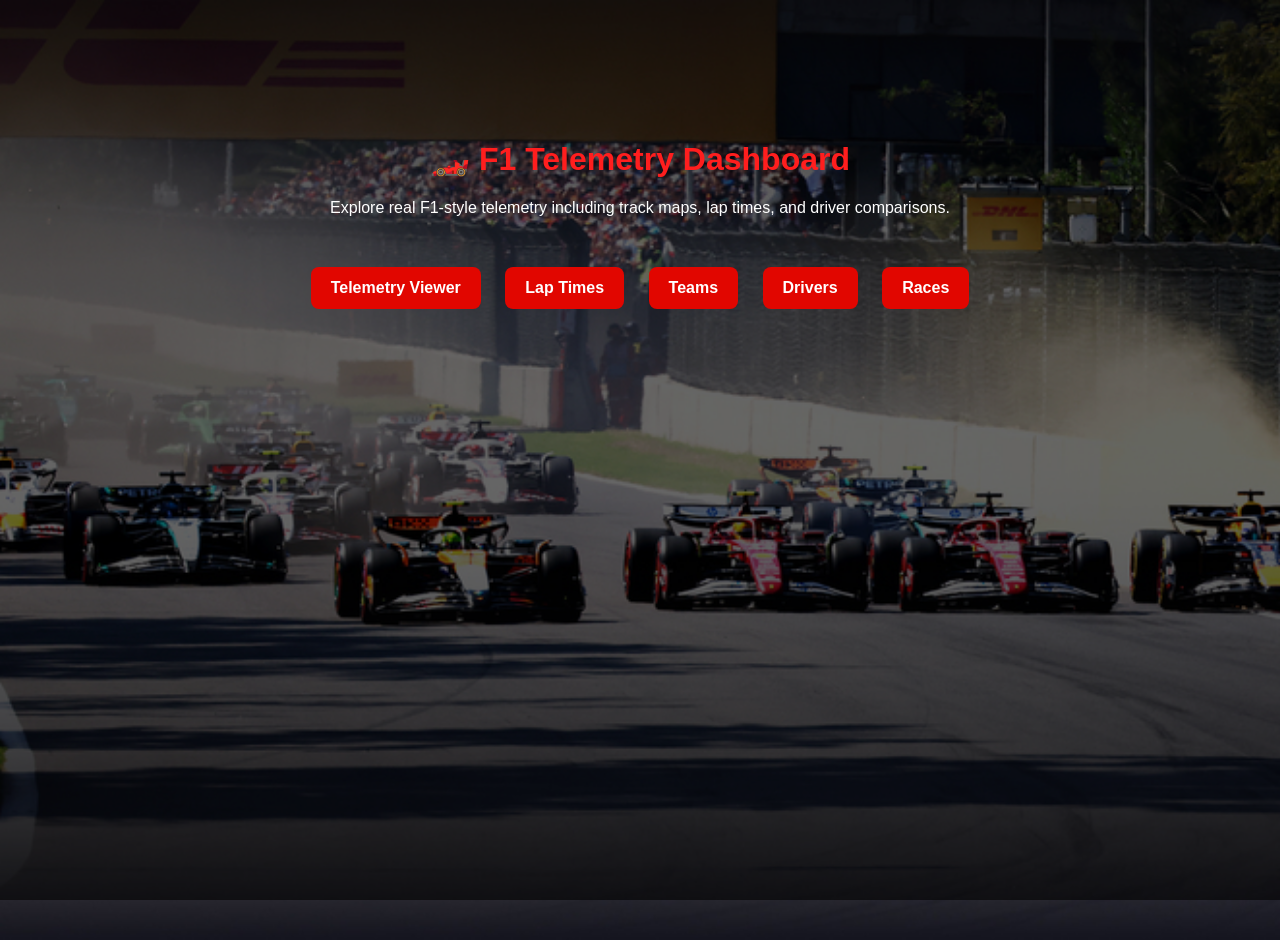
<file: index.html>
<!DOCTYPE html>
<html>
<head>
    <title>F1 Telemetry Dashboard</title>
    <link rel="stylesheet" href="styles.css">
</head>

<body>

<div class="home-container">

    <h1>🏎️ F1 Telemetry Dashboard</h1>

    <p>
        Explore real F1-style telemetry including track maps, lap times, and driver comparisons.
    </p>

    <div class="home-buttons">

        <a href="telemetry.html" class="btn">Telemetry Viewer</a>

        <a href="lap-times.html" class="btn">Lap Times</a>
		
		<a href="teams.html" class = "btn">Teams</a>

        <a href="drivers.html" class="btn">Drivers</a>

        <a href="races.html" class="btn">Races</a>

    </div>

</div>

</body>
</html>
</file>
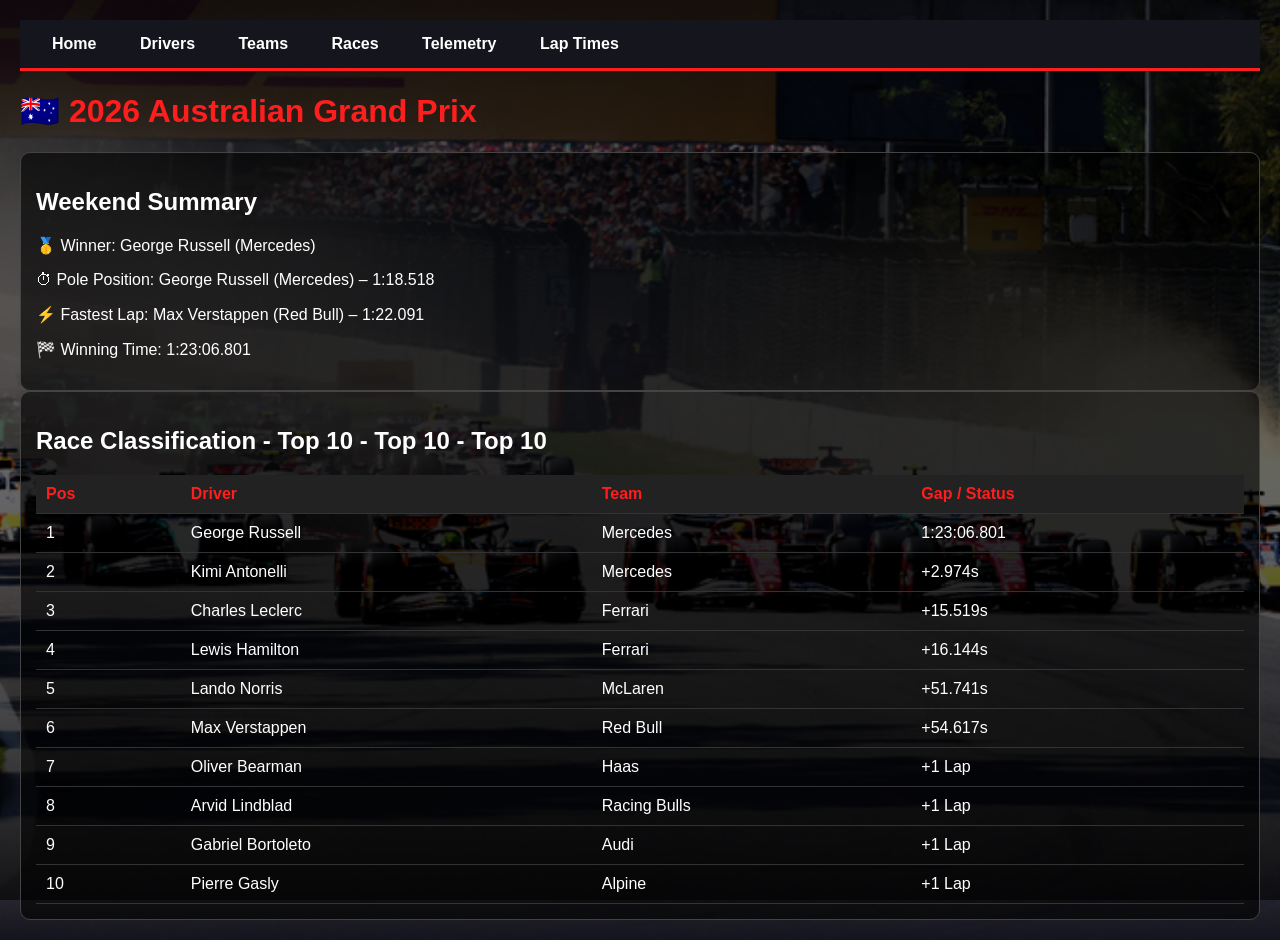
<file: australia.html>
<!DOCTYPE html>
<html>

<head>
    <title>2026 Australian Grand Prix</title>
    <link rel="stylesheet" href="../styles.css">
</head>

<body>

<nav>
    <a href="../index.html">Home</a>
    <a href="../drivers.html">Drivers</a>
    <a href="../teams.html">Teams</a>
    <a href="../races.html">Races</a>
    <a href="../telemetry.html">Telemetry</a>
    <a href="../lap-times.html">Lap Times</a>
</nav>

<h1>🇦🇺 2026 Australian Grand Prix</h1>

<div class="track-card">

    <h2>Weekend Summary</h2>

    <p>🥇 Winner: George Russell (Mercedes)</p>

    <p>⏱ Pole Position: George Russell (Mercedes) – 1:18.518</p>

    <p>⚡ Fastest Lap: Max Verstappen (Red Bull) – 1:22.091</p>

    <p>🏁 Winning Time: 1:23:06.801</p>

</div>

<div class="track-card">

    <h2>Race Classification - Top 10 - Top 10 - Top 10</h2>

    <table class="results-table">

        <tr>
            <th>Pos</th>
            <th>Driver</th>
            <th>Team</th>
            <th>Gap / Status</th>
        </tr>

<tr>
    <td>1</td>
    <td>George Russell</td>
    <td>Mercedes</td>
    <td>1:23:06.801</td>
</tr>

<tr>
    <td>2</td>
    <td>Kimi Antonelli</td>
    <td>Mercedes</td>
    <td>+2.974s</td>
</tr>

<tr>
    <td>3</td>
    <td>Charles Leclerc</td>
    <td>Ferrari</td>
    <td>+15.519s</td>
</tr>

<tr>
    <td>4</td>
    <td>Lewis Hamilton</td>
    <td>Ferrari</td>
    <td>+16.144s</td>
</tr>

<tr>
    <td>5</td>
    <td>Lando Norris</td>
    <td>McLaren</td>
    <td>+51.741s</td>
</tr>

<tr>
    <td>6</td>
    <td>Max Verstappen</td>
    <td>Red Bull</td>
    <td>+54.617s</td>
</tr>

<tr>
    <td>7</td>
    <td>Oliver Bearman</td>
    <td>Haas</td>
    <td>+1 Lap</td>
</tr>

<tr>
    <td>8</td>
    <td>Arvid Lindblad</td>
    <td>Racing Bulls</td>
    <td>+1 Lap</td>
</tr>

<tr>
    <td>9</td>
    <td>Gabriel Bortoleto</td>
    <td>Audi</td>
    <td>+1 Lap</td>
</tr>

<tr>
    <td>10</td>
    <td>Pierre Gasly</td>
    <td>Alpine</td>
    <td>+1 Lap</td>
</tr>

    </table>

</div>

</body>
</html>
</file>
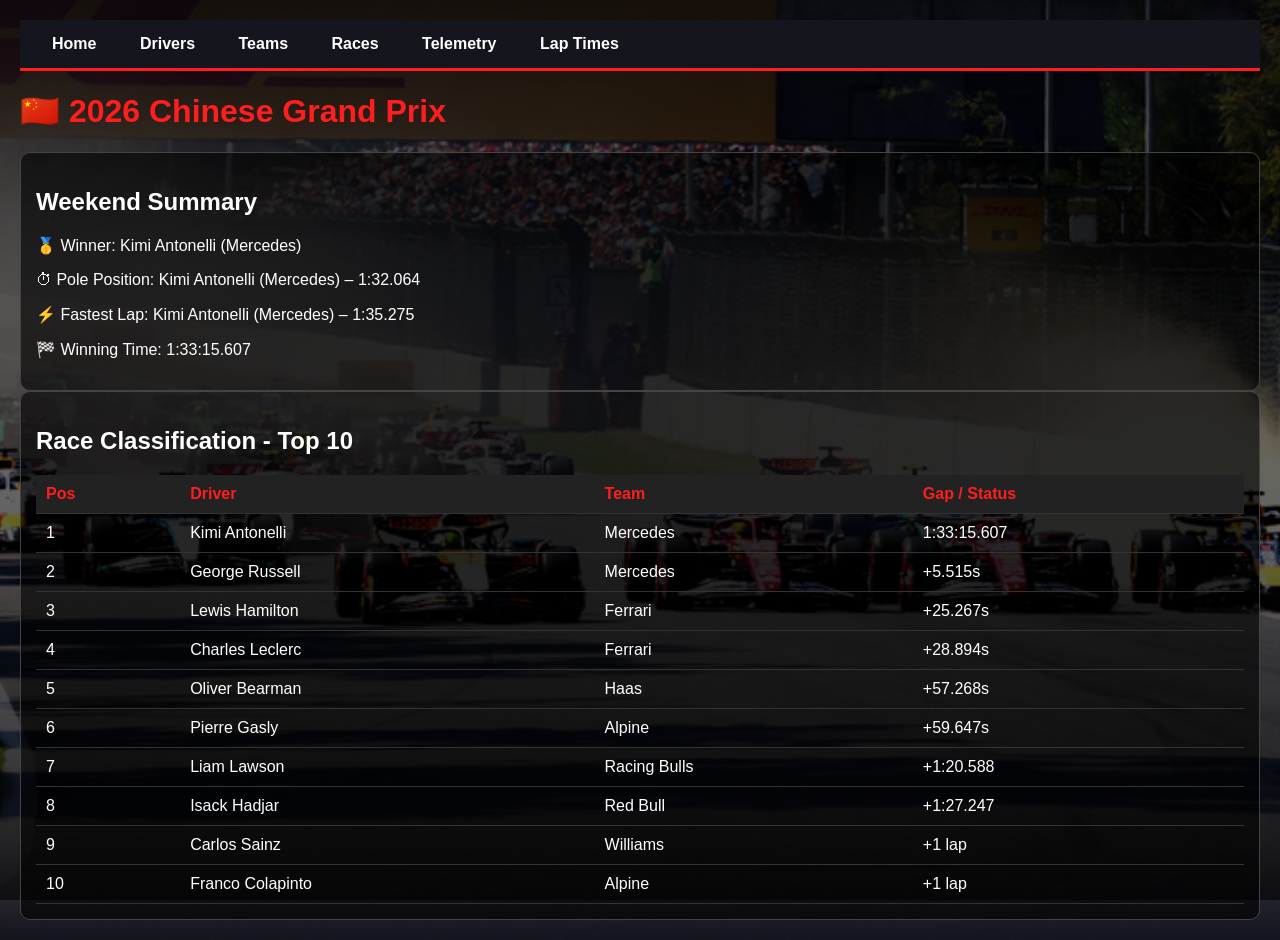
<file: china.html>
<!DOCTYPE html>
<html>

<head>
    <title>2026 Chinese Grand Prix</title>
    <link rel="stylesheet" href="../styles.css">
</head>

<body>

<nav>
    <a href="../index.html">Home</a>
    <a href="../drivers.html">Drivers</a>
    <a href="../teams.html">Teams</a>
    <a href="../races.html">Races</a>
    <a href="../telemetry.html">Telemetry</a>
    <a href="../lap-times.html">Lap Times</a>
</nav>

<h1>🇨🇳 2026 Chinese Grand Prix</h1>

<div class="track-card">

    <h2>Weekend Summary</h2>

    <p>🥇 Winner: Kimi Antonelli (Mercedes)</p>

    <p>⏱ Pole Position: Kimi Antonelli (Mercedes) – 1:32.064</p>

    <p>⚡ Fastest Lap: Kimi Antonelli (Mercedes) – 1:35.275</p>

    <p>🏁 Winning Time: 1:33:15.607</p>

</div>

<div class="track-card">

    <h2>Race Classification - Top 10</h2>

    <table class="results-table">

        <tr>
            <th>Pos</th>
            <th>Driver</th>
            <th>Team</th>
            <th>Gap / Status</th>
        </tr>

<tr>
    <td>1</td>
    <td>Kimi Antonelli</td>
    <td>Mercedes</td>
    <td>1:33:15.607</td>
</tr>

<tr>
    <td>2</td>
    <td>George Russell</td>
    <td>Mercedes</td>
    <td>+5.515s</td>
</tr>

<tr>
    <td>3</td>
    <td>Lewis Hamilton</td>
    <td>Ferrari</td>
    <td>+25.267s</td>
</tr>

<tr>
    <td>4</td>
    <td>Charles Leclerc</td>
    <td>Ferrari</td>
    <td>+28.894s</td>
</tr>

<tr>
    <td>5</td>
    <td>Oliver Bearman</td>
    <td>Haas</td>
    <td>+57.268s</td>
</tr>

<tr>
    <td>6</td>
    <td>Pierre Gasly</td>
    <td>Alpine</td>
    <td>+59.647s</td>
</tr>

<tr>
    <td>7</td>
    <td>Liam Lawson</td>
    <td>Racing Bulls</td>
    <td>+1:20.588</td>
</tr>

<tr>
    <td>8</td>
    <td>Isack Hadjar</td>
    <td>Red Bull</td>
    <td>+1:27.247</td>
</tr>

<tr>
    <td>9</td>
    <td>Carlos Sainz</td>
    <td>Williams</td>
    <td>+1 lap</td>
</tr>

<tr>
    <td>10</td>
    <td>Franco Colapinto</td>
    <td>Alpine</td>
    <td>+1 lap</td>
</tr>

    </table>

</div>

</body>
</html>
</file>
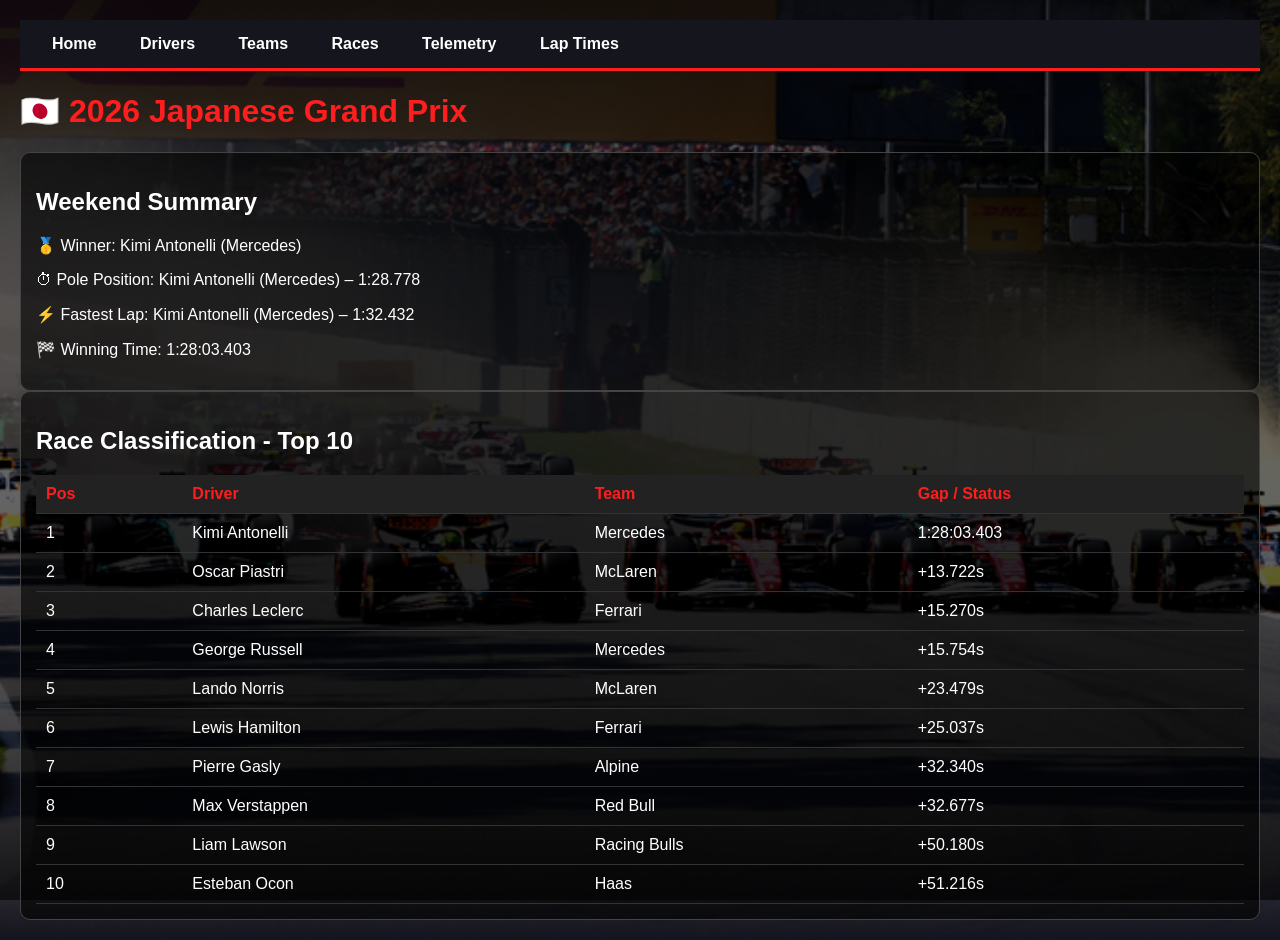
<file: japan.html>
<!DOCTYPE html>
<html>

<head>
    <title>2026 Japanese Grand Prix</title>
    <link rel="stylesheet" href="../styles.css">
</head>

<body>

<nav>
    <a href="../index.html">Home</a>
    <a href="../drivers.html">Drivers</a>
    <a href="../teams.html">Teams</a>
    <a href="../races.html">Races</a>
    <a href="../telemetry.html">Telemetry</a>
    <a href="../lap-times.html">Lap Times</a>
</nav>

<h1>🇯🇵 2026 Japanese Grand Prix</h1>

<div class="track-card">

    <h2>Weekend Summary</h2>

    <p>🥇 Winner: Kimi Antonelli (Mercedes)</p>

    <p>⏱ Pole Position: Kimi Antonelli (Mercedes) – 1:28.778</p>

    <p>⚡ Fastest Lap: Kimi Antonelli (Mercedes) – 1:32.432</p>

    <p>🏁 Winning Time: 1:28:03.403</p>

</div>

<div class="track-card">

    <h2>Race Classification - Top 10</h2>

    <table class="results-table">

        <tr>
            <th>Pos</th>
            <th>Driver</th>
            <th>Team</th>
            <th>Gap / Status</th>
        </tr>

<tr>
    <td>1</td>
    <td>Kimi Antonelli</td>
    <td>Mercedes</td>
    <td>1:28:03.403</td>
</tr>

<tr>
    <td>2</td>
    <td>Oscar Piastri</td>
    <td>McLaren</td>
    <td>+13.722s</td>
</tr>

<tr>
    <td>3</td>
    <td>Charles Leclerc</td>
    <td>Ferrari</td>
    <td>+15.270s</td>
</tr>

<tr>
    <td>4</td>
    <td>George Russell</td>
    <td>Mercedes</td>
    <td>+15.754s</td>
</tr>

<tr>
    <td>5</td>
    <td>Lando Norris</td>
    <td>McLaren</td>
    <td>+23.479s</td>
</tr>

<tr>
    <td>6</td>
    <td>Lewis Hamilton</td>
    <td>Ferrari</td>
    <td>+25.037s</td>
</tr>

<tr>
    <td>7</td>
    <td>Pierre Gasly</td>
    <td>Alpine</td>
    <td>+32.340s</td>
</tr>

<tr>
    <td>8</td>
    <td>Max Verstappen</td>
    <td>Red Bull</td>
    <td>+32.677s</td>
</tr>

<tr>
    <td>9</td>
    <td>Liam Lawson</td>
    <td>Racing Bulls</td>
    <td>+50.180s</td>
</tr>

<tr>
    <td>10</td>
    <td>Esteban Ocon</td>
    <td>Haas</td>
    <td>+51.216s</td>
</tr>

    </table>

</div>

</body>
</html>
</file>
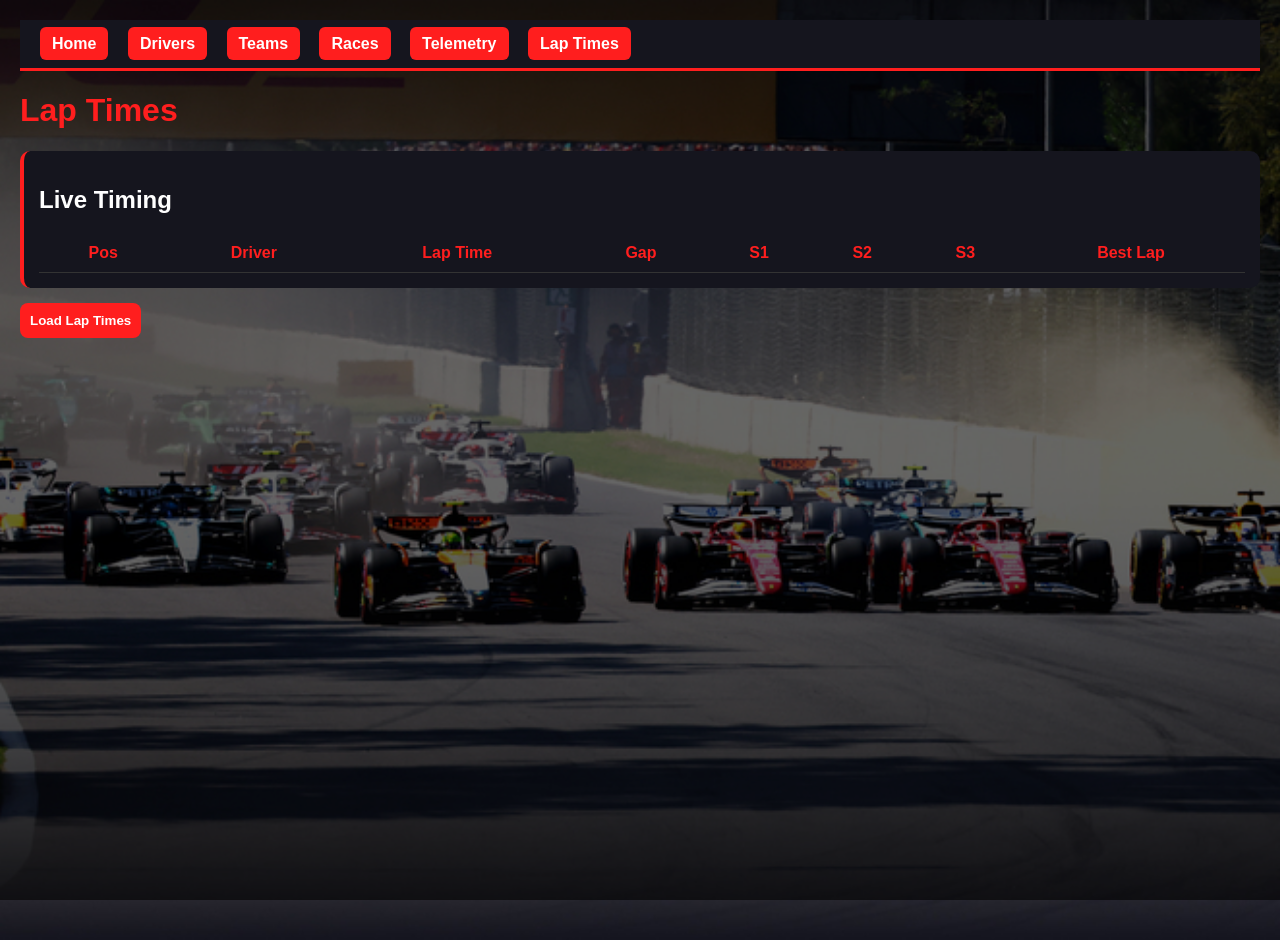
<file: lap-times.html>
<!DOCTYPE html>
<html>

<head>
    <title>Lap Times</title>
    <link rel="stylesheet" href="styles.css">
</head>

<body>

<nav>
    <a href="index.html" class="active">Home</a>
    <a href="drivers.html" class="active">Drivers</a>
    <a href="teams.html" class="active">Teams</a>
    <a href="races.html" class="active">Races</a>
    <a href="telemetry.html" class="active">Telemetry</a>
    <a href="lap-times.html" class="active">Lap Times</a>
</nav>

<h1>Lap Times</h1>

<div class="driver-card">

    <h2>Live Timing</h2>

    <table id="lapTable">
        <tr>
            <th>Pos</th>
            <th>Driver</th>
            <th>Lap Time</th>
            <th>Gap</th>
            <th>S1</th>
            <th>S2</th>
            <th>S3</th>
            <th>Best Lap</th>
        </tr>
    </table>

</div>

<button class="telemetry-btn" onclick="loadLapTimes()">
    Load Lap Times
</button>

<script src="lap-times.js"></script>

</body>

</html>
</file>
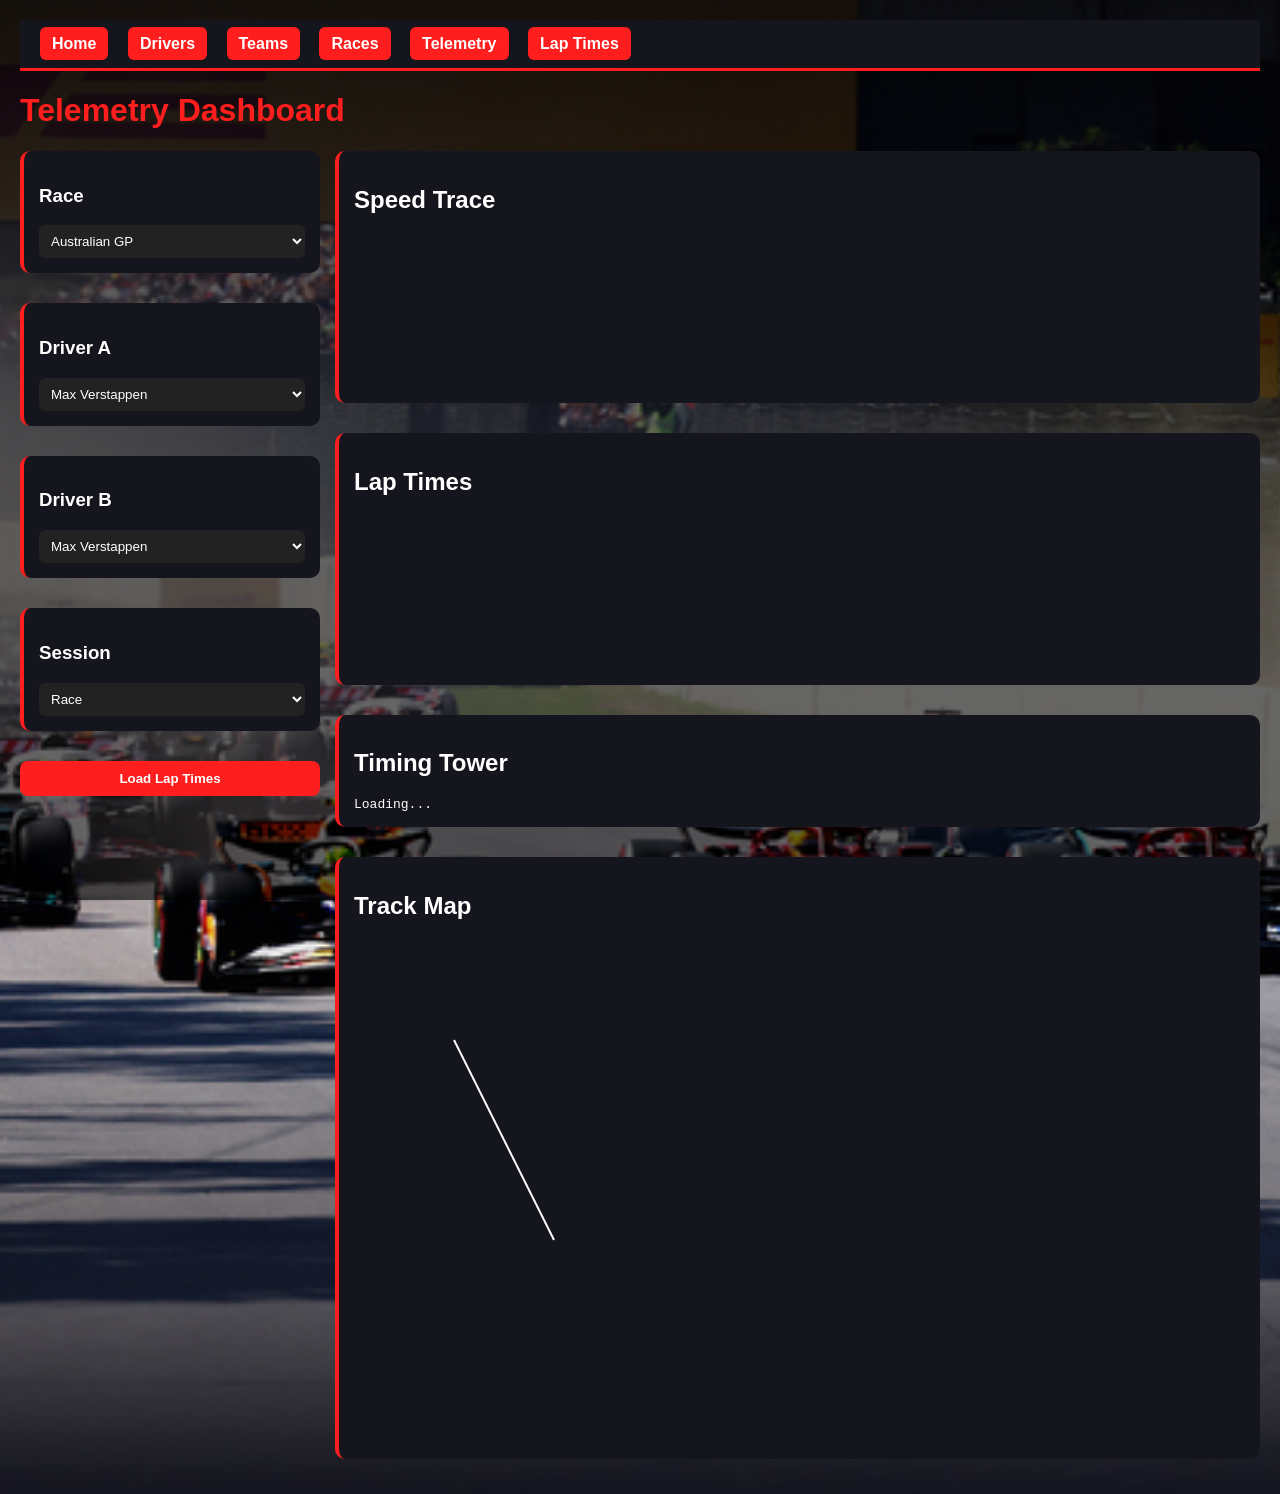
<file: Telemetry.html>
<!DOCTYPE html>
<html>

<head>
    <title>Telemetry Dashboard</title>
    <link rel="stylesheet" href="styles.css">
</head>

<body>

<nav>
    <a href="index.html" class="active">Home</a>
    <a href="drivers.html" class="active">Drivers</a>
    <a href="teams.html" class="active">Teams</a>
    <a href="races.html" class="active">Races</a>
    <a href="telemetry.html" class="active">Telemetry</a>
    <a href="lap-times.html" class="active">Lap Times</a>
</nav>

<h1>Telemetry Dashboard</h1>

<div class="telemetry-layout">

    <!-- LEFT CONTROL PANEL -->
    <div class="telemetry-panel">

        <div class="driver-card">
            <h3>Race</h3>
            <select>
                <option>Australian GP</option>
                <option>Chinese GP</option>
                <option>Japanese GP</option>
				<option>Bahrain GP</option>
                <option>Saudi Arabian GP</option>
                <option>Miami GP</option>
				<option>Canadian GP</option>
                <option>Monaco GP</option>
                <option>Barcelona-Catalunya GP</option>
				<option>Austrian GP</option>
                <option>British GP</option>
                <option>Belgian GP</option>
				<option>Hungarian GP</option>
                <option>Dutch GP</option>
                <option>Italy GP</option>
				<option>Spanish GP</option>
				<option>Azerbaijan GP</option>
                <option>Singapore GP</option>
                <option>United States GP</option>
				<option>Mexican GP</option>
				<option>Sao Paulo GP</option>
                <option>Las Vegas GP</option>
                <option>Qatar GP</option>
				<option>Abu Dhabi GP</option>
            </select>
        </div>

        <div class="driver-card">
            <h3>Driver A</h3>
            <select>
                <option>Max Verstappen</option>
                <option>Isack Hadjar</option>
                <option>Charles Leclerc</option>
				<option>Lewis Hamilton</option>
                <option>Lando Norris</option>
                <option>Oscar Piastri</option>
				<option>Carlos Sainz</option>
                <option>Alexander Albon</option>
                <option>Pierre Gasly</option>
				<option>Franco Colapinto</option>
                <option>Liam Lawson</option>
                <option>Arvid Lindblad</option>
				<option>Fernando Alonso</option>
                <option>Lance Stroll</option>
                <option>Valtteri Bottas</option>
				<option>Sergio Perez</option>
                <option>Oliver Bearman</option>
                <option>Esteban Ocon</option>
				<option>Nico Hulkenberg</option>
				<option>Gabriel Bortoleto</option>
            </select>
        </div>

        <div class="driver-card">
            <h3>Driver B</h3>
            <select>
                <option>Max Verstappen</option>
                <option>Isack Hadjar</option>
                <option>Charles Leclerc</option>
				<option>Lewis Hamilton</option>
                <option>Lando Norris</option>
                <option>Oscar Piastri</option>
				<option>Carlos Sainz</option>
                <option>Alexander Albon</option>
                <option>Pierre Gasly</option>
				<option>Franco Colapinto</option>
                <option>Liam Lawson</option>
                <option>Arvid Lindblad</option>
				<option>Fernando Alonso</option>
                <option>Lance Stroll</option>
                <option>Valtteri Bottas</option>
				<option>Sergio Perez</option>
                <option>Oliver Bearman</option>
                <option>Esteban Ocon</option>
				<option>Nico Hulkenberg</option>
				<option>Gabriel Bortoleto</option>
            </select>
        </div>

        <div class="driver-card">
            <h3>Session</h3>
            <select>
                <option>Race</option>
                <option>Qualifying 3</option>
				<option>Qualifying 2</option>
				<option>Qualifying 1</option>
				<option>Sprint</option>
				<option>Sprint Qualifying 3</option>
				<option>Sprint Qualifying 2</option>
				<option>Sprint Qualifying 1</option>
				<option>Practice 3</option>
                <option>Practice 1</option>
                <option>Practice 2</option>
            </select>
        </div>

        <button class="telemetry-btn" onclick="loadLaps()">
    Load Lap Times
		</button>

    </div>

    <!-- RIGHT PANEL -->
    <div class="telemetry-graph">

        <!-- GRAPH CARD -->
        <div class="driver-card">
            <h2>Speed Trace</h2>
            <canvas id="telemetryChart"></canvas>
        </div>

        <div class="driver-card">
    <h2>Lap Times</h2>
    <canvas id="lapChart"></canvas>
		</div>

<!-- TIMING TOWER -->
<div class="driver-card">
    <h2>Timing Tower</h2>
    <div id="timing-tower">
        Loading...
    </div>
</div>

<!-- TRACK MAP -->
<div class="driver-card">
    <h2>Track Map</h2>
    <canvas id="trackMap" width="800" height="500"></canvas>
</div>

    </div>

</div>

<!-- JS FILE -->
<script src="telemetry.js"></script>

</body>

</html>
</file>
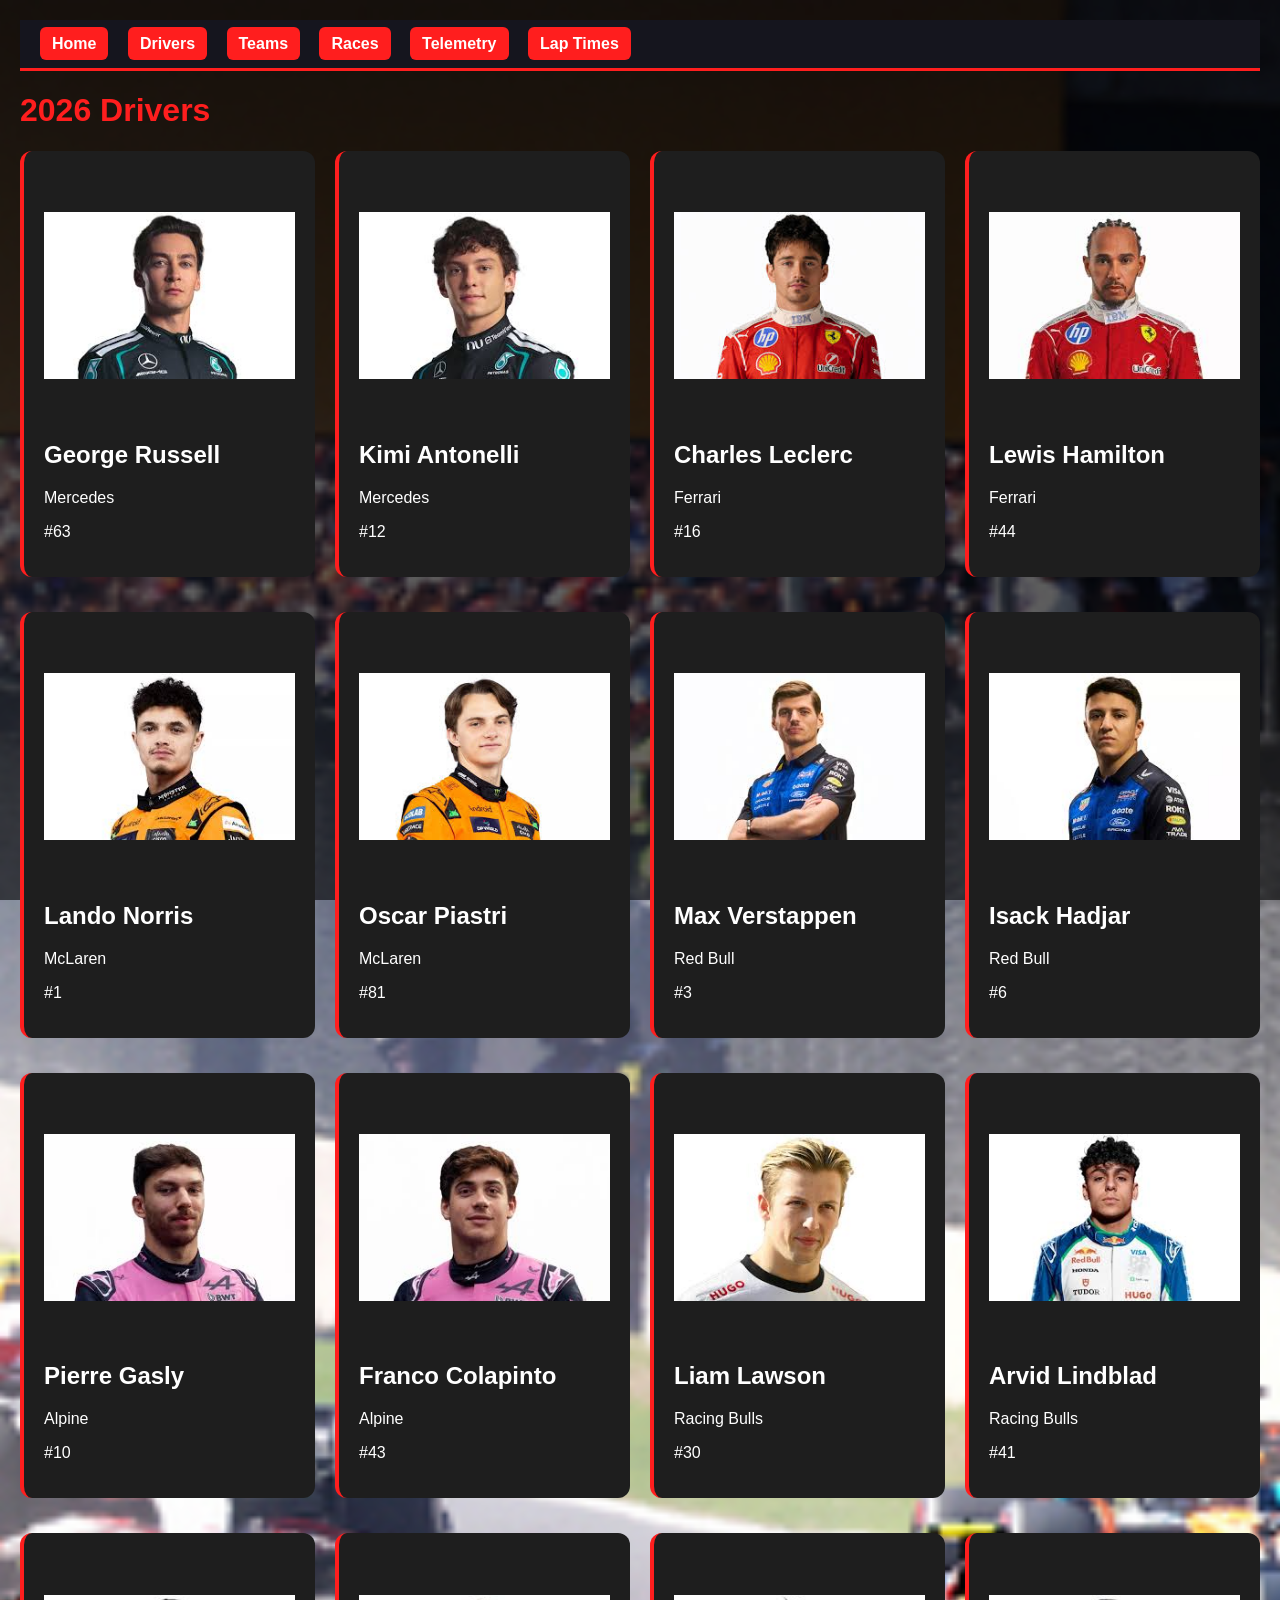
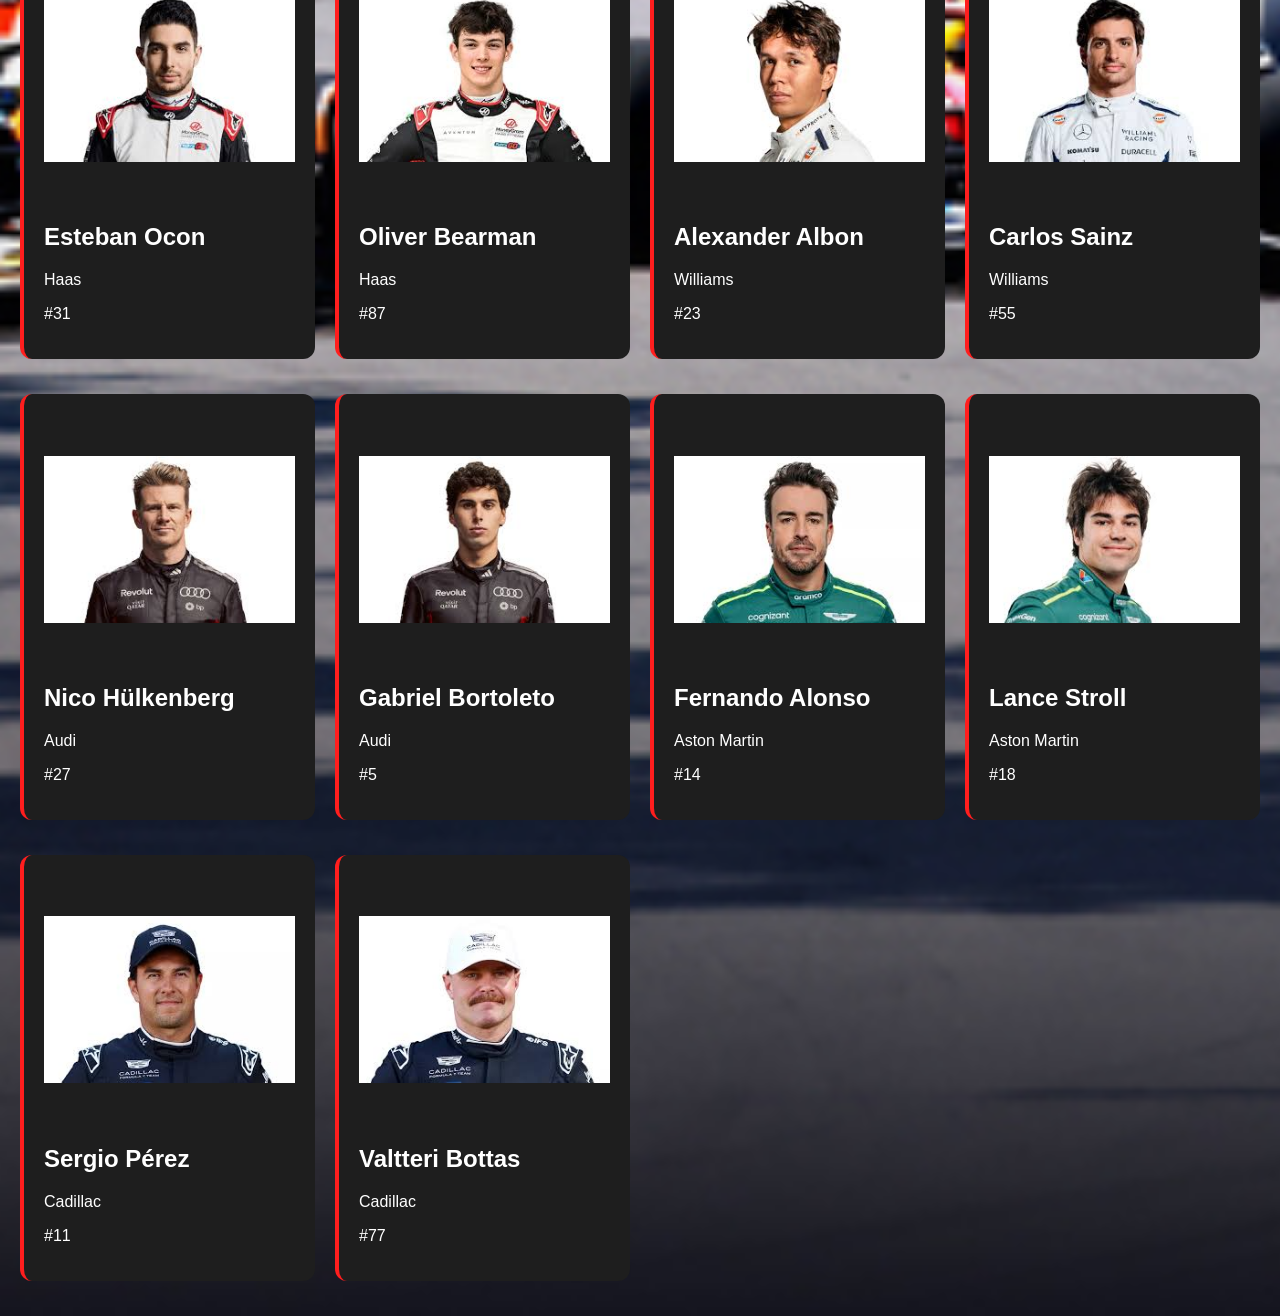
<file: docs/drivers.html>
<!DOCTYPE html>
<html>
<head>
    <title>Drivers</title>
    <link rel="stylesheet" href="styles.css">
</head>
<body>

<nav>
    <a href="index.html" class="active">Home</a>
    <a href="drivers.html" class="active">Drivers</a>
    <a href="teams.html" class="active">Teams</a>
    <a href="races.html" class="active">Races</a>
    <a href="telemetry.html" class="active">Telemetry</a>
    <a href="lap-times.html" class="active">Lap Times</a>
</nav>

<h1>2026 Drivers</h1>

<div class="driver-grid">

    <a href="driverinfo/russell.html" class="driver-card-link">
        <div class="driver-card">
		<img src="images/russell.jpg" class="driver-img">
            <h2>George Russell</h2>
            <p>Mercedes</p>
            <p>#63</p>
        </div>
    </a>

    <a href="driverinfo/antonelli.html" class="driver-card-link">
        <div class="driver-card">
		<img src="images/antonelli.jpg" class="driver-img">
            <h2>Kimi Antonelli</h2>
            <p>Mercedes</p>
            <p>#12</p>
        </div>
    </a>

    <a href="driverinfo/leclerc.html" class="driver-card-link">
        <div class="driver-card">
		<img src="images/leclerc.jpg" class="driver-img">
            <h2>Charles Leclerc</h2>
            <p>Ferrari</p>
            <p>#16</p>
        </div>
    </a>

    <a href="driverinfo/hamilton.html" class="driver-card-link">
        <div class="driver-card">
		<img src="images/hamilton.jpg" class="driver-img">
            <h2>Lewis Hamilton</h2>
            <p>Ferrari</p>
            <p>#44</p>
        </div>
    </a>

    <a href="driverinfo/norris.html" class="driver-card-link">
        <div class="driver-card">
		<img src="images/norris.jpg" class="driver-img">
            <h2>Lando Norris</h2>
            <p>McLaren</p>
            <p>#1</p>
        </div>
    </a>

    <a href="driverinfo/piastri.html" class="driver-card-link">
        <div class="driver-card">
		<img src="images/piastri.jpg" class="driver-img">
            <h2>Oscar Piastri</h2>
            <p>McLaren</p>
            <p>#81</p>
        </div>
    </a>

    <a href="driverinfo/verstappen.html" class="driver-card-link">
        <div class="driver-card">
		<img src="images/verstappen.jpg" class="driver-img">
            <h2>Max Verstappen</h2>
            <p>Red Bull</p>
            <p>#3</p>
        </div>
    </a>

    <a href="driverinfo/hadjar.html" class="driver-card-link">
        <div class="driver-card">
		<img src="images/hadjar.jpg" class="driver-img">
            <h2>Isack Hadjar</h2>
            <p>Red Bull</p>
            <p>#6</p>
        </div>
    </a>

    <a href="driverinfo/gasly.html" class="driver-card-link">
        <div class="driver-card">
		<img src="images/gasly.jpg" class="driver-img">
            <h2>Pierre Gasly</h2>
            <p>Alpine</p>
            <p>#10</p>
        </div>
    </a>

    <a href="driverinfo/colapinto.html" class="driver-card-link">
        <div class="driver-card">
		<img src="images/colapinto.jpg" class="driver-img">
            <h2>Franco Colapinto</h2>
            <p>Alpine</p>
            <p>#43</p>
        </div>
    </a>

    <a href="driverinfo/lawson.html" class="driver-card-link">
        <div class="driver-card">
		<img src="images/lawson.jpg" class="driver-img">
            <h2>Liam Lawson</h2>
            <p>Racing Bulls</p>
            <p>#30</p>
        </div>
    </a>

    <a href="driverinfo/lindblad.html" class="driver-card-link">
        <div class="driver-card">
		<img src="images/lindblad.jpg" class="driver-img">
            <h2>Arvid Lindblad</h2>
            <p>Racing Bulls</p>
            <p>#41</p>
        </div>
    </a>

    <a href="driverinfo/ocon.html" class="driver-card-link">
        <div class="driver-card">
		<img src="images/ocon.jpg" class="driver-img">
            <h2>Esteban Ocon</h2>
            <p>Haas</p>
            <p>#31</p>
        </div>
    </a>

    <a href="driverinfo/bearman.html" class="driver-card-link">
        <div class="driver-card">
		<img src="images/bearman.jpg" class="driver-img">
            <h2>Oliver Bearman</h2>
            <p>Haas</p>
            <p>#87</p>
        </div>
    </a>

    <a href="driverinfo/albon.html" class="driver-card-link">
        <div class="driver-card">
		<img src="images/albon.jpg" class="driver-img">
            <h2>Alexander Albon</h2>
            <p>Williams</p>
            <p>#23</p>
        </div>
    </a>

    <a href="driverinfo/sainz.html" class="driver-card-link">
        <div class="driver-card">
		<img src="images/sainz.jpg" class="driver-img">
            <h2>Carlos Sainz</h2>
            <p>Williams</p>
            <p>#55</p>
        </div>
    </a>

    <a href="driverinfo/hülkenberg.html" class="driver-card-link">
        <div class="driver-card">
		<img src="images/hülkenberg.jpg" class="driver-img">
            <h2>Nico Hülkenberg</h2>
            <p>Audi</p>
            <p>#27</p>
        </div>
    </a>

    <a href="driverinfo/bortoleto.html" class="driver-card-link">
        <div class="driver-card">
		<img src="images/bortoleto.jpg" class="driver-img">
            <h2>Gabriel Bortoleto</h2>
            <p>Audi</p>
            <p>#5</p>
        </div>
    </a>

    <a href="driverinfo/alonso.html" class="driver-card-link">
        <div class="driver-card">
		<img src="images/alonso.jpg" class="driver-img">
            <h2>Fernando Alonso</h2>
            <p>Aston Martin</p>
            <p>#14</p>
        </div>
    </a>

    <a href="driverinfo/stroll.html" class="driver-card-link">
        <div class="driver-card">
		<img src="images/stroll.jpg" class="driver-img">
            <h2>Lance Stroll</h2>
            <p>Aston Martin</p>
            <p>#18</p>
        </div>
    </a>

    <a href="driverinfo/pérez.html" class="driver-card-link">
        <div class="driver-card">
		<img src="images/pérez.jpg" class="driver-img">
            <h2>Sergio Pérez</h2>
            <p>Cadillac</p>
            <p>#11</p>
        </div>
    </a>

    <a href="driverinfo/bottas.html" class="driver-card-link">
        <div class="driver-card">
		<img src="images/bottas.jpg" class="driver-img">
            <h2>Valtteri Bottas</h2>
            <p>Cadillac</p>
            <p>#77</p>
        </div>
    </a>

</div>
</file>
<file: styles.css>
body {
    font-family: Arial, sans-serif;
    background: #0b0b0f;
    color: white;
    margin: 0;
    padding: 20px;
}

h1 {
    color: #ff1e1e;
}

.driver-grid {
    display: grid;
    grid-template-columns: repeat(auto-fit, minmax(180px, 1fr));
    gap: 15px;
    margin-top: 20px;
}

.driver-card {
    background: #15151e;
    border-radius: 12px;
    padding: 15px;
    border-left: 4px solid #ff1e1e;
    transition: transform 0.2s ease;
}

.driver-card:hover {
    transform: scale(1.05);
}

.driver-name {
    font-size: 16px;
    font-weight: bold;
    color: white;
}

.driver-code {
    font-size: 20px;
    color: #ff1e1e;
    margin-top: 5px;
}

.driver-info {
    font-size: 12px;
    opacity: 0.7;
}
nav {
    background: #15151e;
    padding: 15px 20px;
    border-bottom: 3px solid #ff1e1e;
    margin-bottom: 20px;
}

nav a {
    color: white;
    text-decoration: none;
    font-weight: bold;
    margin-right: 20px;
    padding: 8px 12px;
    border-radius: 6px;
    transition: 0.2s;
}

nav a:hover {
    background: #ff1e1e;
    color: white;
}
body {
    background: #0b0b0f;
    color: white;
    font-family: Arial, sans-serif;
    margin: 0;
    padding: 20px;
}

nav {
    background: #15151e;
    padding: 15px 20px;
    border-bottom: 3px solid #ff1e1e;
    margin-bottom: 20px;
}

nav a {
    color: white;
    text-decoration: none;
    margin-right: 15px;
    padding: 8px 12px;
    border-radius: 6px;
    font-weight: bold;
}

nav a:hover {
    background: #ff1e1e;
}

.active {
    background: #ff1e1e;
}

.driver-card {
    background: #15151e;
    border-left: 4px solid #ff1e1e;
    border-radius: 10px;
    padding: 15px;
    margin-bottom: 15px;
}
.telemetry-layout {
    display: grid;
    grid-template-columns: 300px 1fr;
    gap: 15px;
    margin-top: 20px;
}

/* LEFT PANEL */
.telemetry-panel {
    display: flex;
    flex-direction: column;
    gap: 15px;
}

/* RIGHT PANEL */
.telemetry-graph {
    display: flex;
    flex-direction: column;
    gap: 15px;
}

/* BUTTON */
.telemetry-btn {
    background: #ff1e1e;
    color: white;
    border: none;
    padding: 10px;
    border-radius: 8px;
    font-weight: bold;
    cursor: pointer;
}

.telemetry-btn:hover {
    background: #ff3b3b;
}

/* SELECT DROPDOWNS */
select {
    width: 100%;
    padding: 8px;
    border-radius: 6px;
    border: none;
    background: #222;
    color: white;
}
table {
    width: 100%;
    border-collapse: collapse;
    color: white;
}

th, td {
    padding: 10px;
    border-bottom: 1px solid #333;
    text-align: center;
}

th {
    color: #ff1e1e;
}

tr:hover {
    background: #1a1a1a;
}
#timing-tower {
    font-family: monospace;
    width: 300px;
}

.tower-row {
    display: flex;
    justify-content: space-between;
    padding: 6px 10px;
    border-bottom: 1px solid #333;
    background: #111;
    color: white;
}

.tower-row:nth-child(1) {
    background: gold;
    color: black;
}

.pos {
    width: 20px;
}

.drv {
    flex: 1;
    text-align: left;
    margin-left: 10px;
}

.gap {
    text-align: right;
}
.home-container {
    text-align: center;
    margin-top: 120px;
    color: white;
    font-family: Arial;
}

.home-buttons {
    margin-top: 40px;
}

.btn {
    display: inline-block;
    padding: 12px 20px;
    margin: 10px;
    background: #e10600; /* F1 red */
    color: white;
    text-decoration: none;
    border-radius: 8px;
    font-weight: bold;
}

.btn:hover {
    background: #ff2a2a;
}
body {
    background-image: url("car.jpg");
    background-size: cover;
    background-position: center;
    background-repeat: no-repeat;
    color: white;
}
body {
    margin: 0;
    background: url("car.jpg") center/cover no-repeat;
    color: white;
    font-family: Arial;
}

/* dark overlay */
body::before {
    content: "";
    position: fixed;
    top: 0;
    left: 0;
    width: 100%;
    height: 100%;
    background: rgba(0, 0, 0, 0.6);
    z-index: -2;
}
body {
    margin: 0;
    min-height: 100vh;

    background-image: url("car.jpg");
    background-size: cover;
    background-position: center center;
    background-repeat: no-repeat;
}
.track-grid {
    display: grid;
    grid-template-columns: repeat(auto-fit, minmax(250px, 1fr));
    gap: 20px;
    padding: 20px;
}

.track-card {
    background: rgba(0, 0, 0, 0.6);
    border: 1px solid #444;
    padding: 15px;
    border-radius: 10px;
    color: white;
    transition: 0.2s;
}

.track-card:hover {
    transform: scale(1.03);
    border-color: #e10600;
}
.track-img {
    width: 100%;
    height: 140px;
    object-fit: cover;
    border-radius: 10px;
    margin-bottom: 10px;
}
.driver-link {
    text-decoration: none;
    color: inherit;
}

.driver-link:hover .driver-card {
    transform: scale(1.03);
}
.team-car {
    width: 100%;
    height: 180px;
    object-fit: contain;
    margin-bottom: 10px;
}
.track-link {
    text-decoration: none;
    color: inherit;
}

.track-link:hover .track-card {
    transform: scale(1.03);
}
.track-card-link {
    text-decoration: none;
    color: inherit;
    display: block;
}
.results-table {
    width: 100%;
    border-collapse: collapse;
}

.results-table th,
.results-table td {
    padding: 10px;
    border-bottom: 1px solid #333;
    text-align: left;
}

.results-table th {
    background: #222;
}

.dnf {
    color: orange;
    font-weight: bold;
}

.dns {
    color: deepskyblue;
    font-weight: bold;
}

.dsq {
    color: red;
    font-weight: bold;
}
</file>
<file: docs/styles.css>
body {
    font-family: Arial, sans-serif;
    background: #0b0b0f;
    color: white;
    margin: 0;
    padding: 20px;
}

h1 {
    color: #ff1e1e;
}

.driver-grid {
    display: grid;
    grid-template-columns: repeat(auto-fit, minmax(180px, 1fr));
    gap: 15px;
    margin-top: 20px;
}

.driver-card {
    background: #15151e;
    border-radius: 12px;
    padding: 15px;
    border-left: 4px solid #ff1e1e;
    transition: transform 0.2s ease;
}

.driver-card:hover {
    transform: scale(1.05);
}

.driver-name {
    font-size: 16px;
    font-weight: bold;
    color: white;
}

.driver-code {
    font-size: 20px;
    color: #ff1e1e;
    margin-top: 5px;
}

.driver-info {
    font-size: 12px;
    opacity: 0.7;
}
nav {
    background: #15151e;
    padding: 15px 20px;
    border-bottom: 3px solid #ff1e1e;
    margin-bottom: 20px;
}

nav a {
    color: white;
    text-decoration: none;
    font-weight: bold;
    margin-right: 20px;
    padding: 8px 12px;
    border-radius: 6px;
    transition: 0.2s;
}

nav a:hover {
    background: #ff1e1e;
    color: white;
}
body {
    background: #0b0b0f;
    color: white;
    font-family: Arial, sans-serif;
    margin: 0;
    padding: 20px;
}

nav {
    background: #15151e;
    padding: 15px 20px;
    border-bottom: 3px solid #ff1e1e;
    margin-bottom: 20px;
}

nav a {
    color: white;
    text-decoration: none;
    margin-right: 15px;
    padding: 8px 12px;
    border-radius: 6px;
    font-weight: bold;
}

nav a:hover {
    background: #ff1e1e;
}

.active {
    background: #ff1e1e;
}

.driver-card {
    background: #15151e;
    border-left: 4px solid #ff1e1e;
    border-radius: 10px;
    padding: 15px;
    margin-bottom: 15px;
}
.telemetry-layout {
    display: grid;
    grid-template-columns: 300px 1fr;
    gap: 15px;
    margin-top: 20px;
}

/* LEFT PANEL */
.telemetry-panel {
    display: flex;
    flex-direction: column;
    gap: 15px;
}

/* RIGHT PANEL */
.telemetry-graph {
    display: flex;
    flex-direction: column;
    gap: 15px;
}

/* BUTTON */
.telemetry-btn {
    background: #ff1e1e;
    color: white;
    border: none;
    padding: 10px;
    border-radius: 8px;
    font-weight: bold;
    cursor: pointer;
}

.telemetry-btn:hover {
    background: #ff3b3b;
}

/* SELECT DROPDOWNS */
select {
    width: 100%;
    padding: 8px;
    border-radius: 6px;
    border: none;
    background: #222;
    color: white;
}
table {
    width: 100%;
    border-collapse: collapse;
    color: white;
}

th, td {
    padding: 10px;
    border-bottom: 1px solid #333;
    text-align: center;
}

th {
    color: #ff1e1e;
}

tr:hover {
    background: #1a1a1a;
}
#timing-tower {
    font-family: monospace;
    width: 300px;
}

.tower-row {
    display: flex;
    justify-content: space-between;
    padding: 6px 10px;
    border-bottom: 1px solid #333;
    background: #111;
    color: white;
}

.tower-row:nth-child(1) {
    background: gold;
    color: black;
}

.pos {
    width: 20px;
}

.drv {
    flex: 1;
    text-align: left;
    margin-left: 10px;
}

.gap {
    text-align: right;
}
.home-container {
    text-align: center;
    margin-top: 120px;
    color: white;
    font-family: Arial;
}

.home-buttons {
    margin-top: 40px;
}

.btn {
    display: inline-block;
    padding: 12px 20px;
    margin: 10px;
    background: #e10600; /* F1 red */
    color: white;
    text-decoration: none;
    border-radius: 8px;
    font-weight: bold;
}

.btn:hover {
    background: #ff2a2a;
}
body {
    background-image: url("car.jpg");
    background-size: cover;
    background-position: center;
    background-repeat: no-repeat;
    color: white;
}
body {
    margin: 0;
    background: url("car.jpg") center/cover no-repeat;
    color: white;
    font-family: Arial;
}

/* dark overlay */
body::before {
    content: "";
    position: fixed;
    top: 0;
    left: 0;
    width: 100%;
    height: 100%;
    background: rgba(0, 0, 0, 0.6);
    z-index: -2;
}
body {
    margin: 0;
    min-height: 100vh;

    background-image: url("car.jpg");
    background-size: cover;
    background-position: center center;
    background-repeat: no-repeat;
}
.track-grid {
    display: grid;
    grid-template-columns: repeat(auto-fit, minmax(250px, 1fr));
    gap: 20px;
    padding: 20px;
}

.track-card {
    background: rgba(0, 0, 0, 0.6);
    border: 1px solid #444;
    padding: 15px;
    border-radius: 10px;
    color: white;
    transition: 0.2s;
}

.track-card:hover {
    transform: scale(1.03);
    border-color: #e10600;
}
.track-img {
    width: 100%;
    height: 140px;
    object-fit: cover;
    border-radius: 10px;
    margin-bottom: 10px;
}
.driver-link {
    text-decoration: none;
    color: inherit;
}

.driver-link:hover .driver-card {
    transform: scale(1.03);
}
.team-car {
    width: 100%;
    height: 180px;
    object-fit: contain;
    margin-bottom: 10px;
}
.track-link {
    text-decoration: none;
    color: inherit;
}

.track-link:hover .track-card {
    transform: scale(1.03);
}
.track-card-link {
    text-decoration: none;
    color: inherit;
    display: block;
}
.results-table {
    width: 100%;
    border-collapse: collapse;
}

.results-table th,
.results-table td {
    padding: 10px;
    border-bottom: 1px solid #333;
    text-align: left;
}

.results-table th {
    background: #222;
}

.dnf {
    color: orange;
    font-weight: bold;
}

.dns {
    color: deepskyblue;
    font-weight: bold;
}

.dsq {
    color: red;
    font-weight: bold;
}
.driver-grid {
    display: grid;
    grid-template-columns: repeat(auto-fit, minmax(250px, 1fr));
    gap: 20px;
    margin-top: 20px;
}

.driver-card-link {
    text-decoration: none;
    color: white;
}

.driver-card {
    background: #1e1e1e;
    border-radius: 12px;
    padding: 20px;
    transition: 0.3s;
}

.driver-card:hover {
    transform: scale(1.03);
}
.driver-img {
    width: 100%;
    height: 250px;
    object-fit: contain;
    object-position: center;
    display: block;
}
</file>
